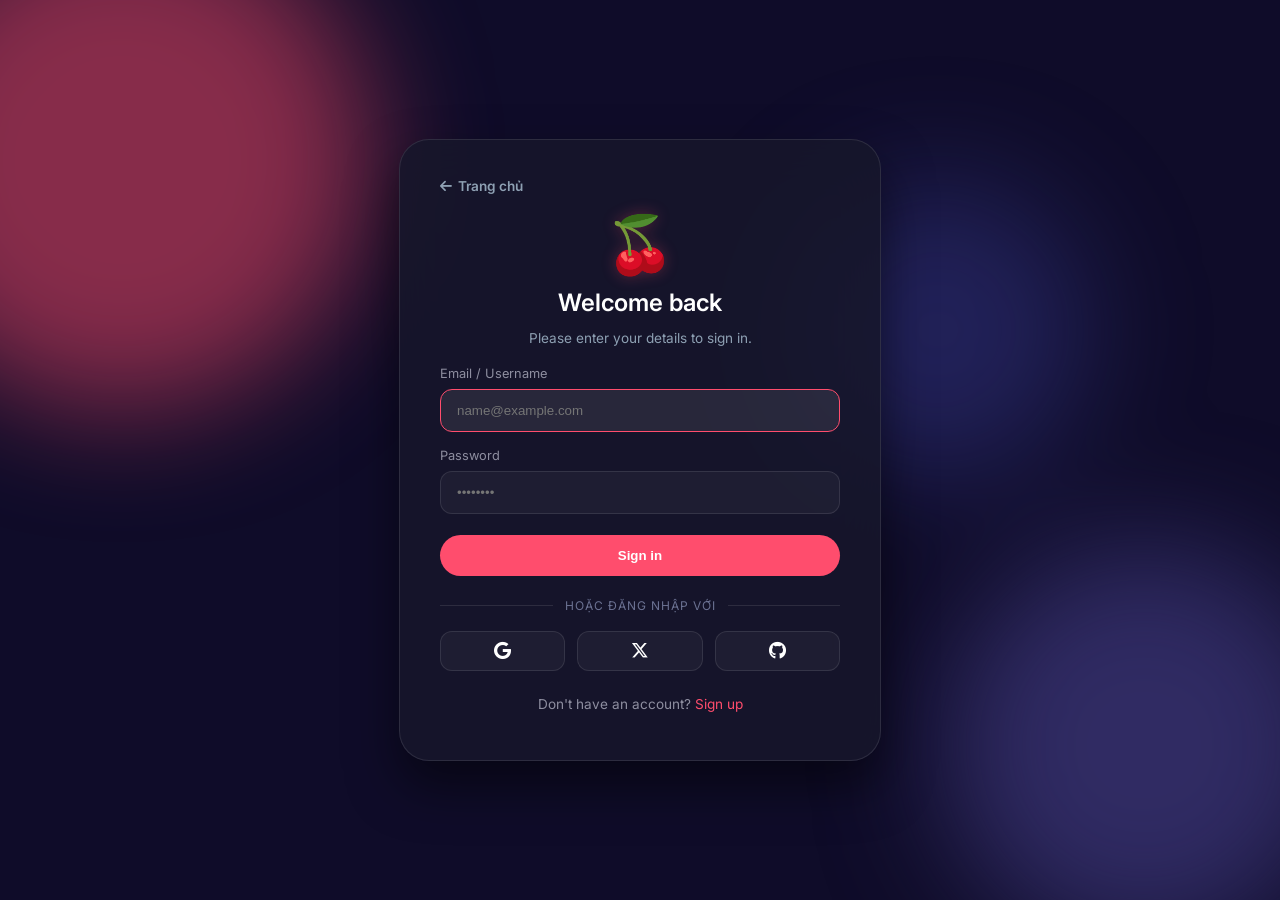
<file: Lumina Website/Lumina.API/wwwroot/login.html>
<!DOCTYPE html>
<html lang="vi">
<head>
    <meta charset="UTF-8">
    <meta name="viewport" content="width=device-width, initial-scale=1.0">
    <title>Lumina Login - Professional</title>
    <link href="https://fonts.googleapis.com/css2?family=Inter:wght@300;400;500;600&display=swap" rel="stylesheet">
    <link rel="stylesheet" href="https://cdnjs.cloudflare.com/ajax/libs/font-awesome/6.5.1/css/all.min.css" />
    <style>
        :root {
            --primary: #ff4d6d;
            --bg: #0f0c29;
            --input-bg: rgba(255, 255, 255, 0.04);
        }

        body {
            margin: 0;
            background-color: var(--bg);
            font-family: 'Inter', sans-serif;
            overflow: hidden;
            height: 100vh;
            display: flex;
            justify-content: center;
            align-items: center;
        }

        .background {
            position: fixed;
            width: 100vw;
            height: 100vh;
            top: 0;
            left: 0;
            z-index: -1;
            filter: blur(60px);
        }

        .shape {
            position: absolute;
            border-radius: 50%;
            animation: floatBackground 15s infinite alternate ease-in-out;
        }

        .shape-1 {
            width: 500px;
            height: 500px;
            background: #ff4d6d;
            top: -10%;
            left: -10%;
            opacity: 0.5;
        }

        .shape-2 {
            width: 400px;
            height: 400px;
            background: #302b63;
            bottom: -5%;
            right: -5%;
            animation-delay: -5s;
        }

        .shape-3 {
            width: 300px;
            height: 300px;
            background: #4e54c8;
            top: 20%;
            right: 15%;
            opacity: 0.3;
            animation-duration: 20s;
        }

        @keyframes floatBackground {
            0% { transform: translate(0, 0) scale(1); }
            100% { transform: translate(80px, 40px) scale(1.1); }
        }

        .glass-panel {
            background: rgba(23, 23, 43, 0.85);
            backdrop-filter: blur(25px);
            border: 1px solid rgba(255, 255, 255, 0.1);
            padding: 35px 40px;
            border-radius: 30px;
            width: 100%;
            max-width: 400px;
            color: white;
            text-align: center;
            box-shadow: 0 25px 50px rgba(0,0,0,0.5);
            position: relative;
            animation: panelFadeIn 0.8s ease-out;
        }

        @keyframes panelFadeIn {
            from { opacity: 0; transform: translateY(30px); }
            to { opacity: 1; transform: translateY(0); }
        }

        .header { margin-bottom: 20px; }

        .logo {
            font-size: 3.5rem;
            margin-bottom: 10px;
            display: inline-block;
            animation: cherryPop 0.8s cubic-bezier(0.34, 1.56, 0.64, 1) 0.4s both;
            text-shadow: 0 0 15px rgba(255, 77, 109, 0.3);
        }

        @keyframes cherryPop {
            0% { opacity: 0; transform: scale(0.3) translateY(20px); }
            50% { transform: scale(1.1); }
            70% { transform: scale(0.95); }
            100% { opacity: 1; transform: scale(1) translateY(0); }
        }

        h2 { margin: 0; font-weight: 600; }
        .subtitle { color: #8ea0b3; font-size: 0.85rem; margin-bottom: 20px; }

        .input-group { margin-bottom: 16px; text-align: left; }
        .input-group label { display: block; margin-bottom: 8px; color: #8e8ea0; font-size: 0.8rem; }
        .input-group input {
            width: 100%;
            padding: 13px 16px;
            background: var(--input-bg);
            border: 1px solid rgba(255, 255, 255, 0.1);
            border-radius: 12px;
            color: white;
            outline: none;
            box-sizing: border-box;
            transition: 0.3s;
        }
        .input-group input:focus {
            border-color: var(--primary);
            background: rgba(255, 255, 255, 0.08);
        }

        .submit-btn {
            width: 100%;
            padding: 13px;
            background: var(--primary);
            border: none;
            border-radius: 50px;
            color: white;
            font-weight: 600;
            cursor: pointer;
            transition: 0.3s;
            margin-top: 5px;
        }
        .submit-btn:hover {
            transform: scale(1.02);
            box-shadow: 0 8px 20px rgba(255, 77, 109, 0.3);
        }
        .submit-btn:disabled {
            opacity: 0.6;
            cursor: not-allowed;
            transform: none;
        }

        /* Divider giữa Form và Social Login */
        .social-divider {
            display: flex;
            align-items: center;
            text-align: center;
            margin: 22px 0 18px 0;
            color: #6c7293;
            font-size: 0.75rem;
            text-transform: uppercase;
            letter-spacing: 1px;
        }
        .social-divider::before, .social-divider::after {
            content: '';
            flex: 1;
            border-bottom: 1px solid rgba(255, 255, 255, 0.1);
        }
        .social-divider span {
            padding: 0 12px;
        }

        /* Khung Nút Social Media Login */
        .social-login-grid {
            display: grid;
            grid-template-columns: repeat(3, 1fr);
            gap: 12px;
        }

        .social-btn {
            background: rgba(255, 255, 255, 0.04);
            border: 1px solid rgba(255, 255, 255, 0.1);
            border-radius: 12px;
            padding: 10px 0;
            color: white;
            font-size: 1.1rem;
            cursor: pointer;
            transition: all 0.3s ease;
            display: flex;
            align-items: center;
            justify-content: center;
            text-decoration: none;
        }

        .social-btn:hover {
            background: rgba(255, 255, 255, 0.12);
            border-color: rgba(255, 255, 255, 0.3);
            transform: translateY(-2px);
        }

        .social-btn.google:hover { color: #ea4335; box-shadow: 0 5px 15px rgba(234, 67, 53, 0.2); }
        .social-btn.x-twitter:hover { color: #ffffff; box-shadow: 0 5px 15px rgba(255, 255, 255, 0.2); }
        .social-btn.github:hover { color: #a371f7; box-shadow: 0 5px 15px rgba(163, 113, 247, 0.2); }

        #error-msg {
            color: #ff4d6d;
            font-size: 0.85rem;
            margin-bottom: 15px;
            display: none;
        }
    </style>
</head>
<body>
    <div class="background">
        <div class="shape shape-1"></div>
        <div class="shape shape-2"></div>
        <div class="shape shape-3"></div>
    </div>

    <div class="glass-panel">
        <!-- Nút Quay lại Trang chủ -->
        <div style="text-align: left; margin-bottom: 15px;">
            <a href="index.html" style="color: #8ea0b3; text-decoration: none; font-size: 0.85rem; font-weight: 600; display: inline-flex; align-items: center; gap: 6px;">
                <i class="fa-solid fa-arrow-left"></i> Trang chủ
            </a>
        </div>

        <div class="header">
            <div class="logo">🍒</div>
            <h2>Welcome back</h2>
            <p class="subtitle">Please enter your details to sign in.</p>
        </div>

        <form id="loginForm">
            <div class="input-group">
                <label>Email / Username</label>
                <input type="text" id="username" placeholder="name@example.com" required autofocus autocomplete="username">
            </div>
            <div class="input-group">
                <label>Password</label>
                <input type="password" id="password" placeholder="••••••••" required autocomplete="current-password">
            </div>

            <div id="error-msg">Tài khoản hoặc mật khẩu không chính xác!</div>

            <button type="submit" id="btnSubmit" class="submit-btn">Sign in</button>
        </form>

        <!-- Khung Đăng nhập nhanh bằng Mạng Xã Hội -->
        <div class="social-divider">
            <span>Hoặc đăng nhập với</span>
        </div>

        <div class="social-login-grid">
            <a href="javascript:void(0)" onclick="loginSocial('Google')" class="social-btn google" title="Đăng nhập bằng Google">
                <i class="fa-brands fa-google"></i>
            </a>
            <a href="javascript:void(0)" onclick="loginSocial('X')" class="social-btn x-twitter" title="Đăng nhập bằng X (Twitter)">
                <i class="fa-brands fa-x-twitter"></i>
            </a>
            <a href="javascript:void(0)" onclick="loginSocial('GitHub')" class="social-btn github" title="Đăng nhập bằng GitHub">
                <i class="fa-brands fa-github"></i>
            </a>
        </div>

        <p style="margin-top: 25px; font-size: 0.85rem; color: #8e8ea0;">
            Don't have an account? <a href="signup.html" style="color: var(--primary); text-decoration: none;">Sign up</a>
        </p>
    </div>

    <script src="https://code.jquery.com/jquery-3.6.0.min.js"></script>
    <script>
        // Gọi API OAuth2 Backend
        function loginSocial(provider) {
            let actualProvider = provider;
            if (provider === 'X') {
                actualProvider = 'Twitter';
            }
            window.location.href = `/api/account/external-login?provider=${actualProvider}`;
        }

        $(document).ready(function () {$('#loginForm').on('submit', function (e) {
                e.preventDefault();

                const username = $('#username').val().trim();
                const password = $('#password').val().trim();

                if (!username || !password) {
                    $('#error-msg').text("Vui lòng điền đầy đủ thông tin!").fadeIn();
                    return;
                }

                $('#error-msg').hide();
                const $btn =$('#btnSubmit');
                $btn.prop('disabled', true).text('Signing in...');

                $.ajax({
                    url: '/api/account/login',
                    type: 'POST',
                    contentType: 'application/json',
                    data: JSON.stringify({
                        Username: username,
                        Password: password
                    }),
                    success: function (res) {
                        const isSuccess = res.success !== undefined ? res.success : true;

                        if (isSuccess) {
                            const authToken = res.token || res.accessToken || res.jwtToken || 'logged_in_token';
                            let userObj = res.user || res.data || res.account;
                            
                            if (typeof userObj !== 'object' || !userObj) {
                                userObj = { username: username, fullName: username };
                            } else if (!userObj.fullName && !userObj.FullName && !userObj.username) {
                                userObj.fullName = username;
                            }

                            localStorage.setItem('user', JSON.stringify(userObj));
                            localStorage.setItem('currentUser', JSON.stringify(userObj));
                            localStorage.setItem('token', authToken);
                            localStorage.setItem('jwt_token', authToken);

                            window.location.href = 'index.html';
                        } else {
                            $('#error-msg').text(res.message || "Đăng nhập thất bại!").fadeIn();
                            $btn.prop('disabled', false).text('Sign in');
                        }
                    },
                    error: function (xhr) {
                        let errorText = "Tài khoản hoặc mật khẩu không chính xác!";
                        if (xhr.responseJSON && xhr.responseJSON.message) {
                            errorText = xhr.responseJSON.message;
                        }
                        
                        $('#error-msg').text(errorText).fadeIn();
                        $btn.prop('disabled', false).text('Sign in');
                    }
                });
            });
        });
    </script>
</body>
</html>
</file>
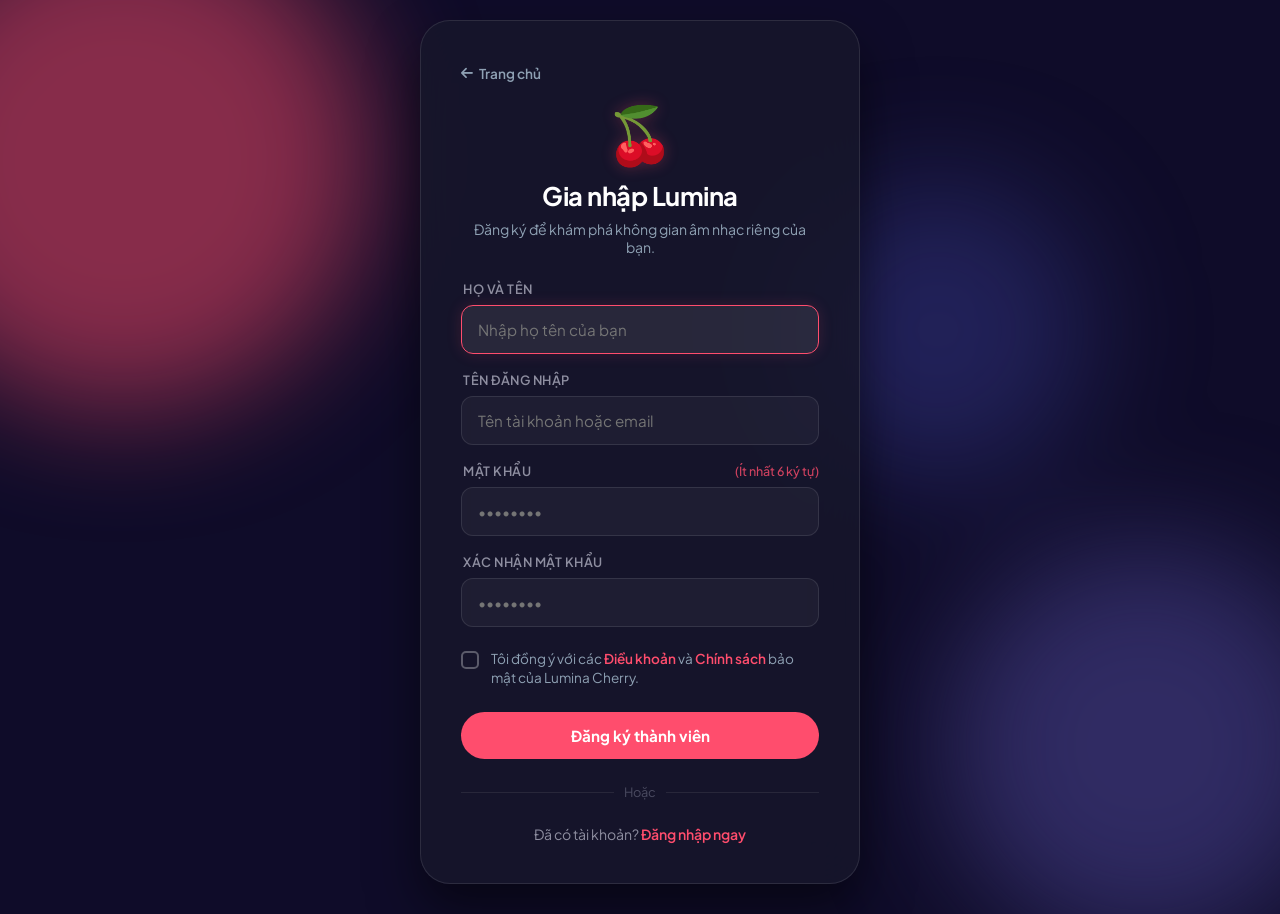
<file: Lumina Website/Lumina.API/wwwroot/signup.html>
<!DOCTYPE html>
<html lang="vi">
<head>
	<meta charset="UTF-8">
	<meta name="viewport" content="width=device-width, initial-scale=1.0">
	<title>Gia nhập Lumina 🍒</title>
	<link href="https://fonts.googleapis.com/css2?family=Plus+Jakarta+Sans:wght@300;400;500;600;700;800&display=swap" rel="stylesheet">
	<link rel="stylesheet" href="https://cdnjs.cloudflare.com/ajax/libs/font-awesome/6.4.0/css/all.min.css">
	<style>
		:root {
			--primary: #ff4d6d;
			--bg: #0f0c29;
			--input-bg: rgba(255, 255, 255, 0.04);
		}

		body {
			margin: 0;
			background-color: var(--bg);
			font-family: 'Plus Jakarta Sans', sans-serif;
			overflow-x: hidden;
			min-height: 100vh;
			display: flex;
			justify-content: center;
			align-items: center;
			padding: 20px;
			box-sizing: border-box;
		}

		.background {
			position: fixed;
			width: 100vw;
			height: 100vh;
			top: 0;
			left: 0;
			z-index: -1;
			filter: blur(60px);
		}

		.shape {
			position: absolute;
			border-radius: 50%;
			animation: floatBackground 15s infinite alternate ease-in-out;
		}

		.shape-1 {
			width: 500px;
			height: 500px;
			background: #ff4d6d;
			top: -10%;
			left: -10%;
			opacity: 0.5;
		}

		.shape-2 {
			width: 400px;
			height: 400px;
			background: #302b63;
			bottom: -5%;
			right: -5%;
			animation-delay: -5s;
		}

		.shape-3 {
			width: 300px;
			height: 300px;
			background: #4e54c8;
			top: 20%;
			right: 15%;
			opacity: 0.3;
			animation-duration: 20s;
		}

		@keyframes floatBackground {
			0% { transform: translate(0, 0) scale(1); }
			100% { transform: translate(80px, 40px) scale(1.1); }
		}

		.glass-panel {
			background: rgba(23, 23, 43, 0.85);
			backdrop-filter: blur(25px);
			-webkit-backdrop-filter: blur(25px);
			border: 1px solid rgba(255, 255, 255, 0.1);
			padding: 40px;
			border-radius: 30px;
			width: 100%;
			max-width: 440px;
			color: white;
			text-align: center;
			box-shadow: 0 25px 50px rgba(0,0,0,0.5);
			position: relative;
			animation: panelFadeIn 0.8s ease-out;
			box-sizing: border-box;
		}

		@keyframes panelFadeIn {
			from { opacity: 0; transform: translateY(30px); }
			to { opacity: 1; transform: translateY(0); }
		}

		.header { margin-bottom: 25px; }

		.logo {
			font-size: 3.5rem;
			margin-bottom: 10px;
			display: inline-block;
			animation: cherryPop 0.8s cubic-bezier(0.34, 1.56, 0.64, 1) 0.4s both;
			text-shadow: 0 0 15px rgba(255, 77, 109, 0.3);
		}

		@keyframes cherryPop {
			0% { opacity: 0; transform: scale(0.3) translateY(20px); }
			50% { transform: scale(1.1); }
			70% { transform: scale(0.95); }
			100% { opacity: 1; transform: scale(1) translateY(0); }
		}

		h2 {
			margin: 0;
			font-weight: 700;
			font-size: 1.6rem;
			letter-spacing: -0.5px;
		}

		.subtitle {
			color: #8ea0b3;
			font-size: 0.88rem;
			margin: 8px 0 25px 0;
		}

		.input-group {
			margin-bottom: 18px;
			text-align: left;
		}

		.input-group label {
			display: flex;
			justify-content: space-between;
			align-items: center;
			margin-bottom: 8px;
			color: #8e8ea0;
			font-size: 0.8rem;
			font-weight: 600;
			text-transform: uppercase;
			letter-spacing: 0.5px;
			padding-left: 2px;
		}

		.input-group label .pwd-hint {
			text-transform: none;
			font-weight: 500;
			color: rgba(255, 77, 109, 0.8);
			font-size: 0.78rem;
			letter-spacing: 0;
		}

		.input-group input {
			width: 100%;
			padding: 14px 16px;
			background: var(--input-bg);
			border: 1px solid rgba(255, 255, 255, 0.1);
			border-radius: 12px;
			color: white;
			outline: none;
			box-sizing: border-box;
			font-family: 'Plus Jakarta Sans', sans-serif;
			font-size: 0.95rem;
			transition: 0.3s;
		}

		.input-group input:focus {
			border-color: var(--primary);
			background: rgba(255, 255, 255, 0.08);
			box-shadow: 0 0 15px rgba(255, 77, 109, 0.15);
		}

		.terms-wrapper {
			display: flex;
			align-items: flex-start;
			gap: 12px;
			margin: 22px 0 25px 0;
			text-align: left;
		}

		.terms-checkbox-container {
			position: relative;
			width: 18px;
			height: 18px;
			flex-shrink: 0;
			margin-top: 2px;
		}

		.terms-checkbox-container input {
			position: absolute;
			top: 0;
			left: 0;
			width: 18px;
			height: 18px;
			opacity: 0;
			cursor: pointer;
			margin: 0;
			z-index: 2;
		}

		.checkmark {
			position: absolute;
			top: 0;
			left: 0;
			height: 18px;
			width: 18px;
			border: 2px solid rgba(255, 255, 255, 0.3);
			border-radius: 5px;
			transition: 0.2s;
			box-sizing: border-box;
			z-index: 1;
			pointer-events: none;
		}

		.terms-checkbox-container input:checked ~ .checkmark {
			background-color: var(--primary);
			border-color: var(--primary);
		}

		.checkmark:after {
			content: "";
			position: absolute;
			display: none;
			left: 4px;
			top: 1px;
			width: 4px;
			height: 8px;
			border: solid white;
			border-width: 0 2px 2px 0;
			transform: rotate(45deg);
		}

		.terms-checkbox-container input:checked ~ .checkmark:after {
			display: block;
		}

		.terms-text {
			font-size: 0.85rem;
			color: #8ea0b3;
			line-height: 1.4;
			user-select: none;
			cursor: pointer;
		}

		.terms-text a {
			color: var(--primary);
			text-decoration: none;
			font-weight: 600;
		}

		.submit-btn {
			width: 100%;
			padding: 14px;
			background: var(--primary);
			border: none;
			border-radius: 50px;
			color: white;
			font-weight: 700;
			font-size: 0.95rem;
			cursor: pointer;
			font-family: 'Plus Jakarta Sans', sans-serif;
			transition: 0.3s;
		}

		.submit-btn:hover {
			transform: scale(1.02);
			box-shadow: 0 8px 20px rgba(255, 77, 109, 0.3);
		}

		.divider {
			display: flex;
			align-items: center;
			margin: 25px 0;
			color: #4b4b61;
			font-size: 0.8rem;
		}

		.divider::before, .divider::after {
			content: "";
			flex: 1;
			height: 1px;
			background: rgba(255,255,255,0.08);
		}

		.divider span { padding: 0 10px; }

		#success-overlay {
			position: fixed;
			top: 0;
			left: 0;
			width: 100%;
			height: 100%;
			background: rgba(10, 9, 22, 0.85);
			backdrop-filter: blur(20px);
			-webkit-backdrop-filter: blur(20px);
			display: none;
			justify-content: center;
			align-items: center;
			z-index: 1000;
		}

		.success-box {
			text-align: center;
			background: rgba(23, 23, 43, 0.9);
			border: 1px solid rgba(255, 255, 255, 0.1);
			padding: 50px 40px;
			border-radius: 30px;
			max-width: 380px;
			width: 90%;
			color: white;
			box-shadow: 0 25px 50px rgba(0,0,0,0.6);
			animation: bounceIn 0.5s cubic-bezier(0.175, 0.885, 0.32, 1.275);
		}

		.success-box i {
			font-size: 64px;
			color: #2ecc71;
			margin-bottom: 20px;
		}

		@keyframes bounceIn {
			0% { transform: scale(0.6); opacity: 0; }
			100% { transform: scale(1); opacity: 1; }
		}
	</style>
</head>
<body>

	<div class="background">
		<div class="shape shape-1"></div>
		<div class="shape shape-2"></div>
		<div class="shape shape-3"></div>
	</div>

	<div class="glass-panel">
		<!-- Nút Quay lại Trang chủ -->
		<div style="text-align: left; margin-bottom: 15px;">
			<a href="/index.html" style="color: #8ea0b3; text-decoration: none; font-size: 0.85rem; font-weight: 600; display: inline-flex; align-items: center; gap: 6px;">
				<i class="fa-solid fa-arrow-left"></i> Trang chủ
			</a>
		</div>

		<div class="header">
			<div class="logo">🍒</div>
			<h2>Gia nhập Lumina</h2>
			<p class="subtitle">Đăng ký để khám phá không gian âm nhạc riêng của bạn.</p>
		</div>

		<form id="signupForm">
			<div class="input-group">
				<label for="fullName">Họ và tên</label>
				<input type="text" id="fullName" placeholder="Nhập họ tên của bạn" required autofocus>
			</div>

			<div class="input-group">
				<label for="username">Tên đăng nhập</label>
				<input type="text" id="username" placeholder="Tên tài khoản hoặc email" required>
			</div>

			<div class="input-group">
				<label for="pass">
					<span>Mật khẩu</span>
					<span class="pwd-hint">(Ít nhất 6 ký tự)</span>
				</label>
				<input type="password" id="pass" placeholder="••••••••" required>
			</div>

			<div class="input-group">
				<label for="confirm_pass">Xác nhận mật khẩu</label>
				<input type="password" id="confirm_pass" placeholder="••••••••" required />
			</div>

			<div class="terms-wrapper">
				<div class="terms-checkbox-container">
					<input type="checkbox" id="terms" required>
					<span class="checkmark"></span>
				</div>
				<label class="terms-text" for="terms">
					Tôi đồng ý với các <a href="#">Điều khoản</a> và <a href="#">Chính sách</a> bảo mật của Lumina Cherry.
				</label>
			</div>

			<button type="submit" class="submit-btn">Đăng ký thành viên</button>
		</form>

		<div class="divider"><span>Hoặc</span></div>

		<p style="font-size: 0.88rem; color: #8e8ea0; margin: 0;">
			Đã có tài khoản? <a href="/login.html" style="color: var(--primary); text-decoration: none; font-weight: 600;">Đăng nhập ngay</a>
		</p>
	</div>

	<!-- OVERLAY THÀNH CÔNG -->
	<div id="success-overlay">
		<div class="success-box">
			<i class="fa-solid fa-circle-check"></i>
			<h3>Đăng ký thành công!</h3>
			<p>Chào mừng bạn đã gia nhập đại gia đình Lumina. Hãy bắt đầu hành trình âm nhạc ngay hôm nay.</p>
			<button class="submit-btn" onclick="window.location.href='/login.html'">Bắt đầu Đăng nhập</button>
		</div>
	</div>

	<script src="https://code.jquery.com/jquery-3.6.0.min.js"></script>
	<script>
		$(document).ready(function () {
			$('#signupForm').on('submit', function (e) {
				e.preventDefault();

				const p1 = $('#pass').val();
				const p2 = $('#confirm_pass').val();

				if (p1 !== p2) {
					alert("⚠️ Mật khẩu xác nhận không khớp!");
					return;
				}

				if (p1.length < 6) {
					alert("⚠️ Mật khẩu phải có ít nhất 6 ký tự!");
					return;
				}

				// Gọi Web API Đăng ký về Backend
				$.ajax({
					url: '/api/auth/register', // Hoặc route API signup của bạn
					type: 'POST',
					contentType: 'application/json',
					data: JSON.stringify({
						fullName: $('#fullName').val(),
						username: $('#username').val(),
						password: p1
					}),
					success: function (res) {
						$('#success-overlay').css('display', 'flex');
					},
					error: function (xhr) {
						alert("❌ Đăng ký thất bại! " + (xhr.responseJSON?.message || ""));
					}
				});
			});
		});
	</script>
</body>
</html>
</file>
